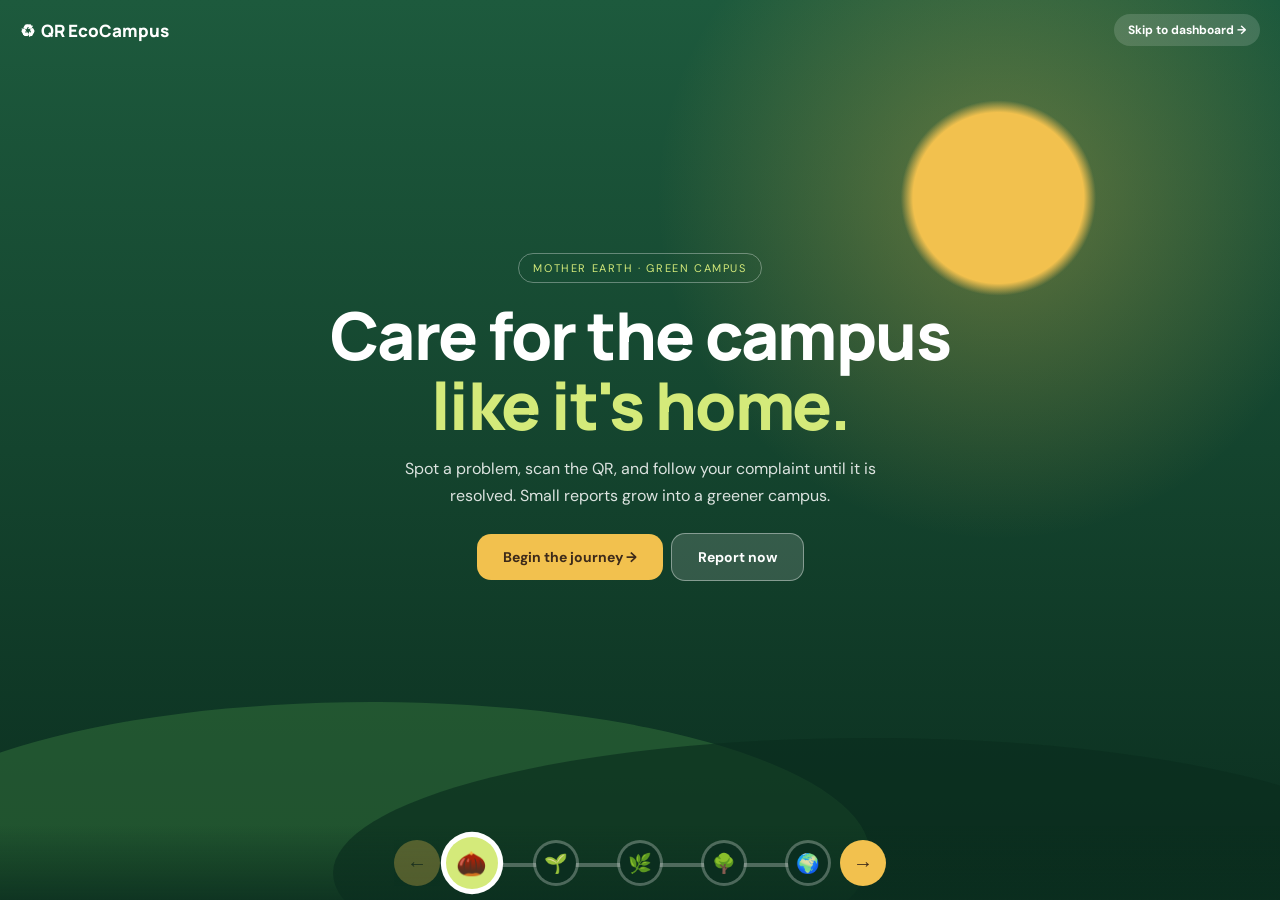
<file: index.html>
<!DOCTYPE html>
<html lang="en">
<head>
<meta charset="UTF-8">
<meta name="viewport" content="width=device-width, initial-scale=1, viewport-fit=cover">
<title>QR EcoCampus | Home</title>
<style>
@import url('https://fonts.googleapis.com/css2?family=DM+Sans:wght@400;500;700&family=Manrope:wght@700;800&display=swap');
:root{--forest:#0b2e1f;--moss:#2f6b3a;--leaf:#7cc46a;--lime:#d4ea7a;--earth:#6b4a2f;--clay:#b5835a;--sand:#f6eedb;--water:#3f9bb0;--sun:#f2c14e}
*{box-sizing:border-box}
html,body{height:100%;margin:0}
body{font-family:'DM Sans',Arial,sans-serif;color:#fff;overflow:hidden;background:var(--forest)}
a{color:inherit;text-decoration:none}
.bg{position:fixed;inset:0;opacity:0;transition:opacity .9s}
.bg.on{opacity:1}
.b0{background:radial-gradient(circle at 78% 22%,#f2c14e 0,#f2c14e 7%,transparent 8%),radial-gradient(circle at 78% 22%,#f2c14e55 0,transparent 28%),linear-gradient(180deg,#1d5a3d,#0b2e1f)}
.b1{background:linear-gradient(160deg,#3f9bb0,#1d6b66 55%,#0f4a3c)}
.b2{background:linear-gradient(160deg,#7cc46a,#2f6b3a 60%,#17432c)}
.b3{background:linear-gradient(160deg,#b5835a,#6b4a2f 60%,#3d2a1a)}
.b4{background:linear-gradient(160deg,#f6eedb,#dbe9c4 60%,#a9d08f)}
.hills{position:fixed;left:-10%;right:-10%;bottom:0;height:26vh;pointer-events:none}
.hills::before,.hills::after{content:"";position:absolute;bottom:-12vh;border-radius:50%}
.hills::before{left:0;width:65%;height:34vh;background:#2f6b3a99}
.hills::after{right:0;width:70%;height:30vh;background:#0b2e1faa}
.top{position:fixed;top:0;left:0;right:0;z-index:5;display:flex;justify-content:space-between;align-items:center;padding:calc(14px + env(safe-area-inset-top,0px)) 20px 10px}
.brand{font:800 17px Manrope,sans-serif}.brand i{font-style:normal;margin-right:6px}
.skip{font-size:12px;font-weight:700;padding:8px 14px;border-radius:99px;background:#ffffff26}
.slide{position:absolute;inset:0;display:grid;place-items:center;text-align:center;padding:84px 22px 150px;overflow:auto;opacity:0;transform:translateX(70px);transition:opacity .6s,transform .6s;pointer-events:none}
.slide.on{opacity:1;transform:none;pointer-events:auto}
.slide.past{transform:translateX(-70px)}
.in{max-width:640px;width:100%}
.tag{display:inline-block;padding:7px 14px;border:1px solid #ffffff55;border-radius:99px;font-size:11px;letter-spacing:1.6px;color:var(--lime);margin-bottom:18px}
h1,h2{font-family:Manrope,sans-serif;letter-spacing:-1.5px;margin:0 0 14px;line-height:1.06}
h1{font-size:clamp(36px,8vw,66px);font-weight:800}h1 span{color:var(--lime)}
h2{font-size:clamp(30px,6vw,48px);font-weight:800}
p{line-height:1.7;font-size:16px;color:#ffffffd9;margin:0 auto 24px;max-width:480px}
.orb{width:104px;height:104px;margin:0 auto 18px;display:grid;place-items:center;border-radius:50%;background:#ffffff26;border:2px solid #ffffff66;font-size:48px;animation:bob 4s ease-in-out infinite}
.num{font:800 14px Manrope;letter-spacing:3px;color:var(--lime);margin-bottom:8px}
@keyframes bob{50%{transform:translateY(-10px)}}
.btn{display:inline-block;border:0;cursor:pointer;padding:14px 26px;border-radius:14px;font:700 14px 'DM Sans';background:var(--sun);color:#3d2a1a;transition:transform .2s,box-shadow .2s}
.btn:hover{transform:translateY(-3px);box-shadow:0 10px 22px #0004}
.btn.alt{background:#ffffff26;color:#fff;border:1.5px solid #ffffff66;margin-left:8px}
.quick{display:flex;gap:8px;background:#ffffff22;padding:8px;border-radius:16px;border:1px solid #ffffff44;margin-top:6px}
.quick input{flex:1;min-width:0;border:0;outline:0;background:transparent;color:#fff;padding:11px;font-size:15px}
.quick input::placeholder{color:#ffffffaa}
.quick button{border:0;border-radius:10px;padding:0 18px;font-weight:700;background:var(--sun);color:#3d2a1a;cursor:pointer}
.s4{color:#14392a}.s4 h2{color:#14392a}.s4 p{color:#3b5a48}.s4 .num,.s4 .tag{color:#2f6b3a;border-color:#2f6b3a66}
.grid{display:grid;grid-template-columns:repeat(auto-fit,minmax(170px,1fr));gap:12px;text-align:left;margin-top:10px}
.card{background:#fff;border-radius:18px;padding:16px;box-shadow:0 8px 22px #2f6b3a22;transition:transform .25s,background .25s;border-bottom:4px solid var(--leaf)}
.card:hover{transform:translateY(-6px) rotate(-1deg);background:#f1f9e4}
.card i{font-style:normal;font-size:26px;display:block;margin-bottom:6px}
.card b{display:block;font:800 15px Manrope;color:#14392a}.card span{font-size:12px;color:#5d7a69}
.nav{position:fixed;left:0;right:0;bottom:0;z-index:6;display:flex;align-items:center;gap:12px;justify-content:center;padding:14px 16px calc(14px + env(safe-area-inset-bottom,0px));background:linear-gradient(0deg,#0b2e1fcc,transparent)}
.path{position:relative;display:flex;gap:clamp(12px,5vw,44px)}
.path::before,.path i.fill{content:"";position:absolute;top:20px;left:20px;right:20px;height:4px;border-radius:4px;background:#ffffff44}
.path i.fill{right:auto;width:0;background:var(--lime);transition:width .6s}
.node{position:relative;width:40px;height:40px;border-radius:50%;border:0;cursor:pointer;font-size:19px;background:#0b2e1f;color:#fff;box-shadow:0 0 0 3px #ffffff44;transition:.3s}
.node.done{box-shadow:0 0 0 3px var(--lime)}
.node.on{background:var(--lime);transform:scale(1.3);box-shadow:0 0 0 4px #fff}
.arrow{width:46px;height:46px;border-radius:50%;border:0;cursor:pointer;font-size:20px;font-weight:800;background:var(--sun);color:#3d2a1a}
.arrow:disabled{opacity:.3;cursor:default}
@media(max-width:520px){.skip{display:none}.btn.alt{margin:10px 0 0}}
@media(prefers-reduced-motion:reduce){*{animation:none!important;transition:none!important}}
</style>
</head>
<body>
<div class="bg b0 on"></div><div class="bg b1"></div><div class="bg b2"></div><div class="bg b3"></div><div class="bg b4"></div>
<div class="hills"></div>
<div class="top"><div class="brand"><i>♻</i>QR EcoCampus</div><a class="skip" href="dashboard.html">Skip to dashboard →</a></div>

<main>
 <section class="slide on"><div class="in">
  <span class="tag">MOTHER EARTH · GREEN CAMPUS</span>
  <h1>Care for the campus <span>like it's home.</span></h1>
  <p>Spot a problem, scan the QR, and follow your complaint until it is resolved. Small reports grow into a greener campus.</p>
  <button class="btn" data-next>Begin the journey →</button><a class="btn alt" href="report.html">Report now</a>
 </div></section>

 <section class="slide"><div class="in">
  <div class="orb">📱</div><div class="num">STEP 01</div><h2>Scan the QR</h2>
  <p>Every campus spot has its own QR. Scan it and the form opens with that location already selected.</p>
  <a class="btn alt" style="margin:0" href="qr-codes.html">Get QR codes</a>
 </div></section>

 <section class="slide"><div class="in">
  <div class="orb">🌿</div><div class="num">STEP 02</div><h2>Report the issue</h2>
  <p>Describe what you saw and submit. You instantly receive a report ID to keep.</p>
  <a class="btn" href="report.html">＋ Report an issue</a>
 </div></section>

 <section class="slide"><div class="in">
  <div class="orb">🌳</div><div class="num">STEP 03</div><h2>Track until resolved</h2>
  <p>Enter your report ID to see if it is Pending, In Progress or Resolved.</p>
  <form class="quick" onsubmit="event.preventDefault();var v=this.id.value.trim();if(v)location.href='track.html?id='+encodeURIComponent(v);">
   <input name="id" placeholder="Report ID, e.g. ECO-12345678-ABC" aria-label="Report ID" required><button>Check ↗</button>
  </form>
 </div></section>

 <section class="slide s4"><div class="in">
  <span class="tag">EXPLORE</span><h2>The whole campus, one tap away.</h2>
  <div class="grid">
   <a class="card" href="report.html"><i>＋</i><b>Report an Issue</b><span>Submit a complaint</span></a>
   <a class="card" href="track.html"><i>◎</i><b>Track Status</b><span>Follow your complaint</span></a>
   <a class="card" href="qr-codes.html"><i>▦</i><b>QR Codes</b><span>Print location QRs</span></a>
   <a class="card" href="issues.html"><i>☷</i><b>Issue Tracking</b><span>Campus team view</span></a>
   <a class="card" href="locations.html"><i>⌖</i><b>Locations</b><span>Places and report counts</span></a>
   <a class="card" href="dashboard.html"><i>▤</i><b>Dashboard</b><span>Live totals</span></a>
  </div>
 </div></section>
</main>

<nav class="nav" aria-label="Page navigation">
 <button class="arrow" id="prev" aria-label="Previous">←</button>
 <div class="path" id="path"><i class="fill" id="fill"></i></div>
 <button class="arrow" id="next" aria-label="Next">→</button>
</nav>

<script>
var slides=[].slice.call(document.querySelectorAll('.slide')),bgs=[].slice.call(document.querySelectorAll('.bg')),
icons=['🌰','🌱','🌿','🌳','🌍'],names=['Welcome','Scan','Report','Track','Explore'],i=0,path=document.getElementById('path');
icons.forEach(function(ic,n){var b=document.createElement('button');b.className='node';b.textContent=ic;b.title=names[n];b.setAttribute('aria-label',names[n]);b.onclick=function(){go(n)};path.appendChild(b)});
var nodes=[].slice.call(path.querySelectorAll('.node'));
function go(n){i=Math.max(0,Math.min(slides.length-1,n));
 slides.forEach(function(s,k){s.classList.toggle('on',k===i);s.classList.toggle('past',k<i)});
 bgs.forEach(function(b,k){b.classList.toggle('on',k===i)});
 nodes.forEach(function(d,k){d.classList.toggle('on',k===i);d.classList.toggle('done',k<i)});
 document.getElementById('fill').style.width='calc('+(i/(slides.length-1))*100+'% - '+(i/(slides.length-1))*40+'px)';
 document.getElementById('prev').disabled=i===0;document.getElementById('next').disabled=i===slides.length-1}
document.getElementById('prev').onclick=function(){go(i-1)};document.getElementById('next').onclick=function(){go(i+1)};
document.querySelector('[data-next]').onclick=function(){go(1)};
document.addEventListener('keydown',function(e){if(e.key==='ArrowRight')go(i+1);if(e.key==='ArrowLeft')go(i-1)});
var x0=null;document.addEventListener('touchstart',function(e){x0=e.touches[0].clientX},{passive:true});
document.addEventListener('touchend',function(e){if(x0===null)return;var d=e.changedTouches[0].clientX-x0;if(Math.abs(d)>60)go(i+(d<0?1:-1));x0=null});
go(0);
</script>
</body>
</html>
</file>
